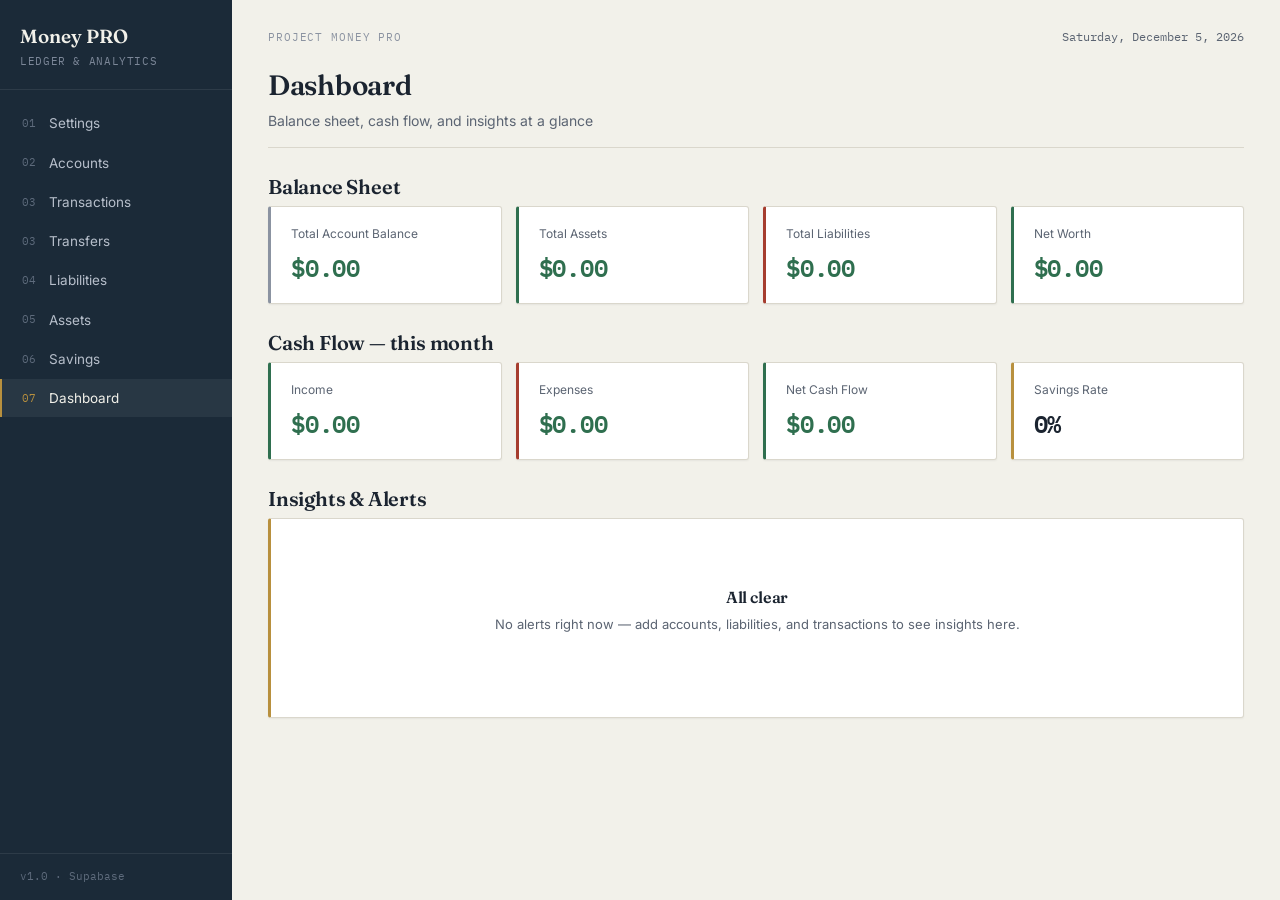
<file: index.html>
<!doctype html>
<html lang="en">
<head>
  <meta charset="UTF-8" />
  <meta name="viewport" content="width=device-width, initial-scale=1.0" />
  <title>Project Money PRO</title>
  <link rel="stylesheet" href="/assets/css/main.css" />
  <link rel="stylesheet" href="/components/sidebar/sidebar.css" />
  <link rel="stylesheet" href="/components/navbar/navbar.css" />
</head>
<body>
  <div class="app-shell">
    <div id="sidebar-root"></div>
    <main class="app-main">
      <div id="navbar-root"></div>
      <div id="route-outlet"></div>
    </main>
  </div>

  <script type="module" src="/core/app.js"></script>
</body>
</html>
</file>
<file: assets/css/main.css>
/* ============================================================
   Project Money PRO — Design Tokens & Global Styles
   Direction: "Working Ledger" — paper surfaces, ink typography,
   tabular monospace figures, a colored spine on every card that
   reads like an accountant's tab (green=in, rust=out, gold=goal).
   ============================================================ */

@import url('https://fonts.googleapis.com/css2?family=Fraunces:opsz,wght@9..144,400;9..144,600;9..144,700&family=Inter:wght@400;500;600;700&family=IBM+Plex+Mono:wght@400;500;600&display=swap');

:root {
  /* Color */
  --paper:        #F2F1EA;
  --paper-sunken:  #E9E7DD;
  --surface:       #FFFFFF;
  --ink:           #1B2430;
  --ink-soft:      #5B6472;
  --ink-faint:     #8B93A1;
  --line:          #DAD7CC;
  --line-strong:   #C3C0B4;

  --green:         #2F6F4F;   /* income / gains */
  --green-soft:    #E4EEE7;
  --rust:          #A63D2F;   /* expense / debt */
  --rust-soft:     #F3E4E0;
  --gold:          #B8903E;   /* savings / goals */
  --gold-soft:     #F1E9D6;
  --navy:          #1B2A38;   /* sidebar ink */

  /* Type */
  --font-display: 'Fraunces', Georgia, serif;
  --font-body: 'Inter', -apple-system, BlinkMacSystemFont, sans-serif;
  --font-mono: 'IBM Plex Mono', 'SFMono-Regular', Consolas, monospace;

  /* Layout */
  --sidebar-w: 232px;
  --radius: 3px;
  --shadow-card: 0 1px 2px rgba(27,36,48,0.06);
}

* { box-sizing: border-box; }

html, body {
  margin: 0;
  padding: 0;
  background: var(--paper);
  color: var(--ink);
  font-family: var(--font-body);
  font-size: 15px;
  line-height: 1.5;
  -webkit-font-smoothing: antialiased;
}

h1, h2, h3, h4 {
  font-family: var(--font-display);
  font-weight: 600;
  color: var(--ink);
  margin: 0 0 4px 0;
  letter-spacing: -0.01em;
}
h1 { font-size: 28px; }
h2 { font-size: 20px; }
h3 { font-size: 16px; }

a { color: inherit; text-decoration: none; }

button {
  font-family: var(--font-body);
  cursor: pointer;
}

/* ---- Numeric / financial figures always use tabular mono ---- */
.num, .amount, td.num, .stat-value {
  font-family: var(--font-mono);
  font-variant-numeric: tabular-nums;
  letter-spacing: -0.01em;
}

.eyebrow {
  font-family: var(--font-mono);
  font-size: 11px;
  letter-spacing: 0.08em;
  text-transform: uppercase;
  color: var(--ink-faint);
}

/* ---- App shell ---- */
.app-shell {
  display: flex;
  min-height: 100vh;
}

.app-main {
  flex: 1;
  margin-left: var(--sidebar-w);
  padding: 28px 36px 60px;
  max-width: 1180px;
}

.page-header {
  display: flex;
  align-items: baseline;
  justify-content: space-between;
  margin-bottom: 24px;
  padding-bottom: 16px;
  border-bottom: 1px solid var(--line);
}

.page-header .subtitle {
  color: var(--ink-soft);
  font-size: 14px;
  margin-top: 2px;
}

/* ---- Ledger card: the signature element ---- */
.ledger-card {
  background: var(--surface);
  border: 1px solid var(--line);
  border-left: 3px solid var(--ink-faint);
  border-radius: var(--radius);
  box-shadow: var(--shadow-card);
  padding: 18px 20px;
}
.ledger-card.tone-green { border-left-color: var(--green); }
.ledger-card.tone-rust  { border-left-color: var(--rust); }
.ledger-card.tone-gold  { border-left-color: var(--gold); }

.stat-grid {
  display: grid;
  grid-template-columns: repeat(auto-fit, minmax(200px, 1fr));
  gap: 14px;
  margin-bottom: 24px;
}

.stat-label {
  font-size: 12px;
  color: var(--ink-soft);
  margin-bottom: 6px;
}
.stat-value {
  font-size: 24px;
  font-weight: 600;
}
.stat-value.positive { color: var(--green); }
.stat-value.negative { color: var(--rust); }

.stat-delta {
  font-size: 12px;
  font-family: var(--font-mono);
  margin-top: 4px;
}

/* ---- Table (ledger sheet) ---- */
.ledger-table {
  width: 100%;
  border-collapse: collapse;
  background: var(--surface);
  border: 1px solid var(--line);
  border-radius: var(--radius);
  overflow: hidden;
}
.ledger-table thead th {
  text-align: left;
  font-family: var(--font-mono);
  font-size: 11px;
  letter-spacing: 0.06em;
  text-transform: uppercase;
  color: var(--ink-soft);
  background: var(--paper-sunken);
  padding: 10px 14px;
  border-bottom: 1px solid var(--line-strong);
}
.ledger-table td {
  padding: 11px 14px;
  border-bottom: 1px solid var(--line);
  font-size: 14px;
}
.ledger-table tbody tr:last-child td { border-bottom: none; }
.ledger-table tbody tr:hover { background: var(--paper-sunken); }
.ledger-table td.num { text-align: right; }

.tag {
  display: inline-block;
  font-family: var(--font-mono);
  font-size: 11px;
  padding: 2px 8px;
  border-radius: 999px;
  background: var(--paper-sunken);
  color: var(--ink-soft);
}
.tag.income, .tag.active, .tag.held { background: var(--green-soft); color: var(--green); }
.tag.expense, .tag.overdue, .tag.defaulted { background: var(--rust-soft); color: var(--rust); }
.tag.goal { background: var(--gold-soft); color: var(--gold); }

/* ---- Buttons ---- */
.btn {
  display: inline-flex;
  align-items: center;
  gap: 6px;
  border: 1px solid var(--line-strong);
  background: var(--surface);
  color: var(--ink);
  padding: 8px 14px;
  border-radius: var(--radius);
  font-size: 13px;
  font-weight: 500;
  transition: border-color .15s ease, background .15s ease;
}
.btn:hover { border-color: var(--ink-faint); background: var(--paper-sunken); }
.btn-primary {
  background: var(--navy);
  border-color: var(--navy);
  color: var(--paper);
}
.btn-primary:hover { background: #24384A; }

/* ---- Forms ---- */
.field { margin-bottom: 14px; }
.field label {
  display: block;
  font-size: 12px;
  color: var(--ink-soft);
  margin-bottom: 5px;
}
.field input, .field select, .field textarea {
  width: 100%;
  padding: 9px 11px;
  border: 1px solid var(--line-strong);
  border-radius: var(--radius);
  font-family: var(--font-body);
  font-size: 14px;
  background: var(--surface);
  color: var(--ink);
}
.field input:focus, .field select:focus, .field textarea:focus {
  outline: 2px solid var(--navy);
  outline-offset: 1px;
  border-color: var(--navy);
}
.field.num input { font-family: var(--font-mono); }

.form-row { display: flex; gap: 14px; }
.form-row .field { flex: 1; }

/* ---- Empty state ---- */
.empty-state {
  text-align: center;
  padding: 48px 20px;
  color: var(--ink-soft);
}
.empty-state h3 { color: var(--ink); margin-bottom: 6px; }
.empty-state p { margin: 0 0 16px; font-size: 13px; }

/* ---- Reduced motion ---- */
@media (prefers-reduced-motion: reduce) {
  * { transition: none !important; animation: none !important; }
}

/* ---- Responsive ---- */
@media (max-width: 900px) {
  .app-shell { flex-direction: column; }
  .app-main { margin-left: 0; padding: 20px; }
}
</file>
<file: components/sidebar/sidebar.css>
.sidebar {
  position: fixed;
  top: 0; left: 0; bottom: 0;
  width: var(--sidebar-w);
  background: var(--navy);
  color: #C9CFD8;
  display: flex;
  flex-direction: column;
  padding: 22px 0 16px;
  z-index: 20;
}

.sidebar-brand {
  padding: 0 20px 20px;
  border-bottom: 1px solid rgba(255,255,255,0.08);
  margin-bottom: 14px;
}
.sidebar-brand .mark {
  font-family: var(--font-display);
  font-size: 19px;
  color: #F2F1EA;
  font-weight: 600;
}
.sidebar-brand .tagline {
  font-family: var(--font-mono);
  font-size: 10.5px;
  letter-spacing: 0.06em;
  text-transform: uppercase;
  color: #7C8798;
  margin-top: 3px;
}

.sidebar-nav {
  display: flex;
  flex-direction: column;
  gap: 1px;
  flex: 1;
  overflow-y: auto;
}

.sidebar-nav a {
  display: flex;
  align-items: center;
  gap: 11px;
  padding: 9px 20px;
  font-size: 13.5px;
  color: #B7BFCB;
  border-left: 2px solid transparent;
}
.sidebar-nav a .idx {
  font-family: var(--font-mono);
  font-size: 11px;
  color: #5E6B7C;
  width: 16px;
}
.sidebar-nav a:hover { background: rgba(255,255,255,0.04); color: #F2F1EA; }
.sidebar-nav a.active {
  background: rgba(255,255,255,0.06);
  color: #F2F1EA;
  border-left-color: var(--gold);
}
.sidebar-nav a.active .idx { color: var(--gold); }

.sidebar-foot {
  padding: 14px 20px 0;
  border-top: 1px solid rgba(255,255,255,0.08);
  margin-top: 14px;
  font-size: 11px;
  color: #5E6B7C;
  font-family: var(--font-mono);
}
</file>
<file: components/navbar/navbar.css>
.topbar {
  display: flex;
  align-items: center;
  justify-content: space-between;
  margin-bottom: 18px;
}
.topbar .date {
  font-family: var(--font-mono);
  font-size: 12px;
  color: var(--ink-soft);
}
.topbar .actions { display: flex; gap: 8px; }

#toast-root {
  position: fixed;
  bottom: 20px;
  right: 20px;
  display: flex;
  flex-direction: column;
  gap: 8px;
  z-index: 200;
}
.toast {
  background: var(--ink);
  color: var(--paper);
  padding: 10px 16px;
  border-radius: var(--radius);
  font-size: 13px;
  opacity: 0;
  transform: translateY(6px);
  transition: opacity .2s ease, transform .2s ease;
  box-shadow: 0 4px 14px rgba(0,0,0,0.2);
}
.toast.visible { opacity: 1; transform: translateY(0); }
.toast-error { background: var(--rust); }
.toast-success { background: var(--green); }
</file>
